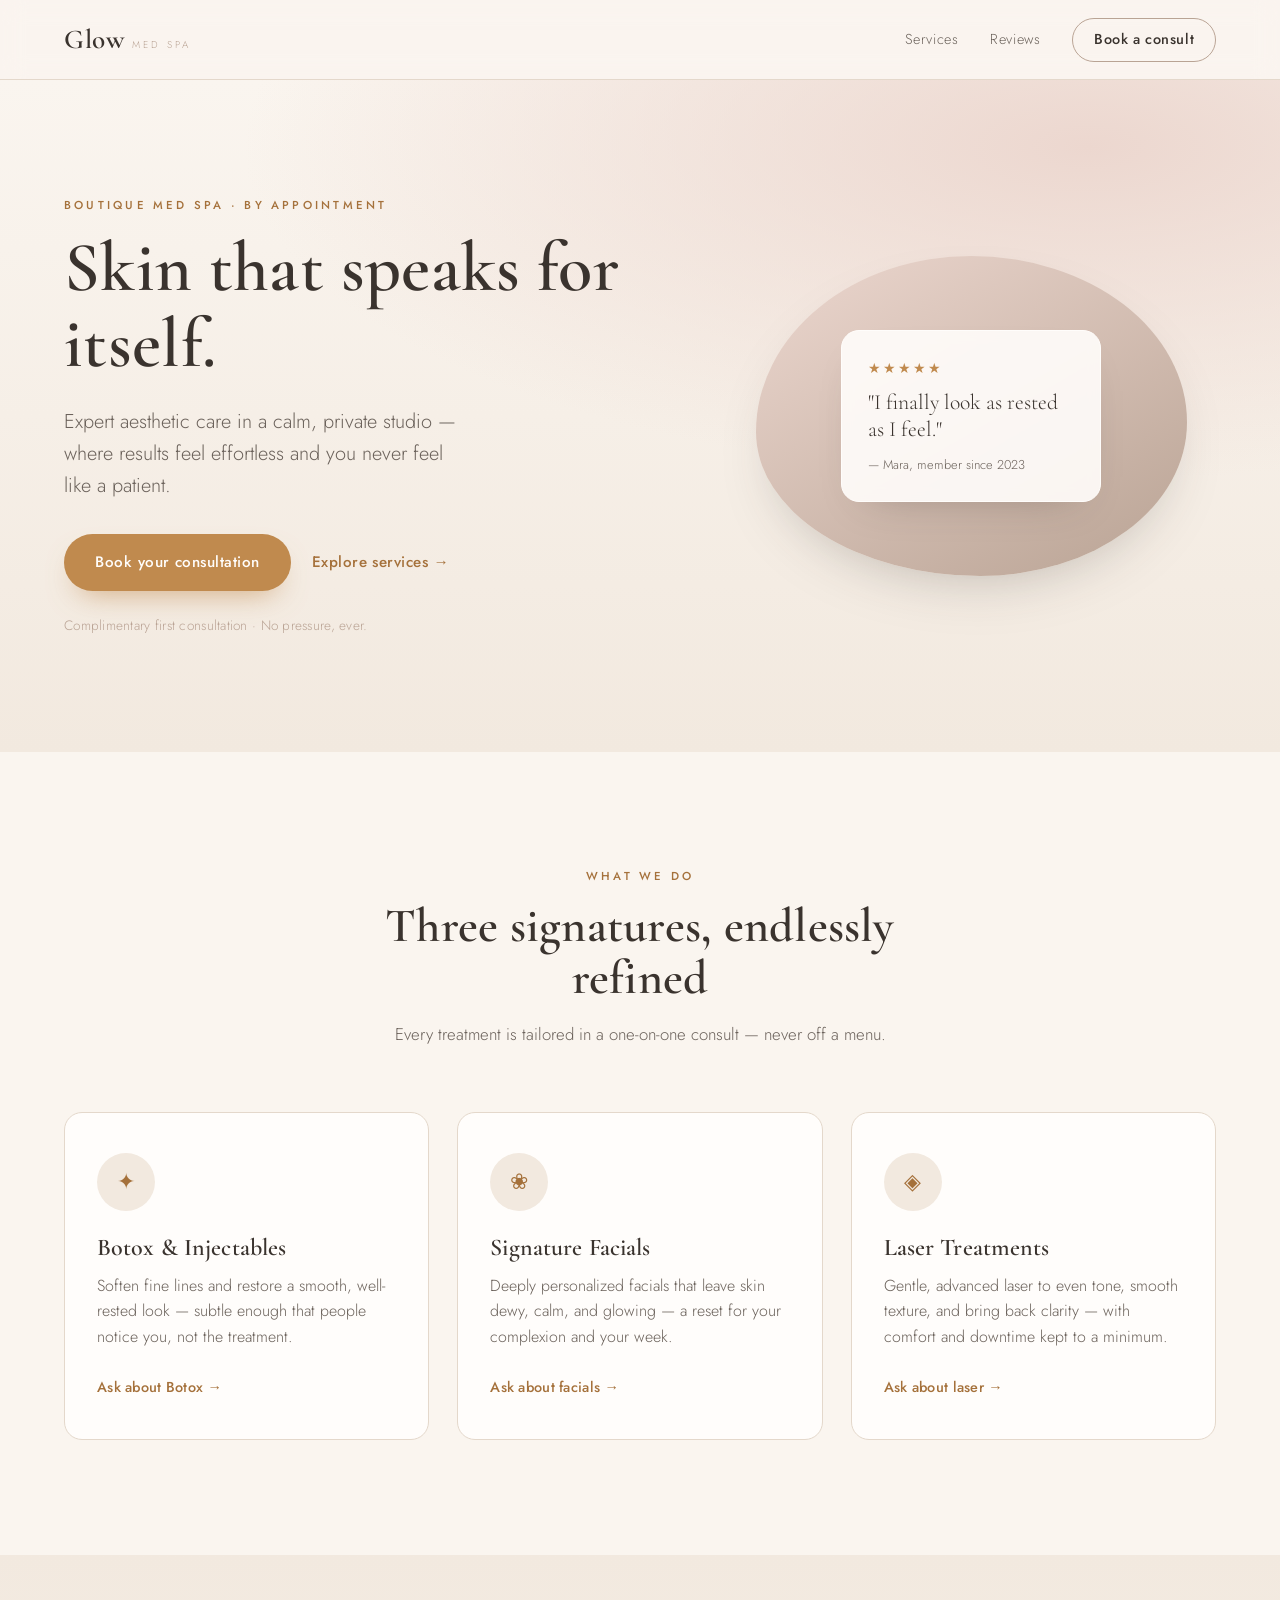
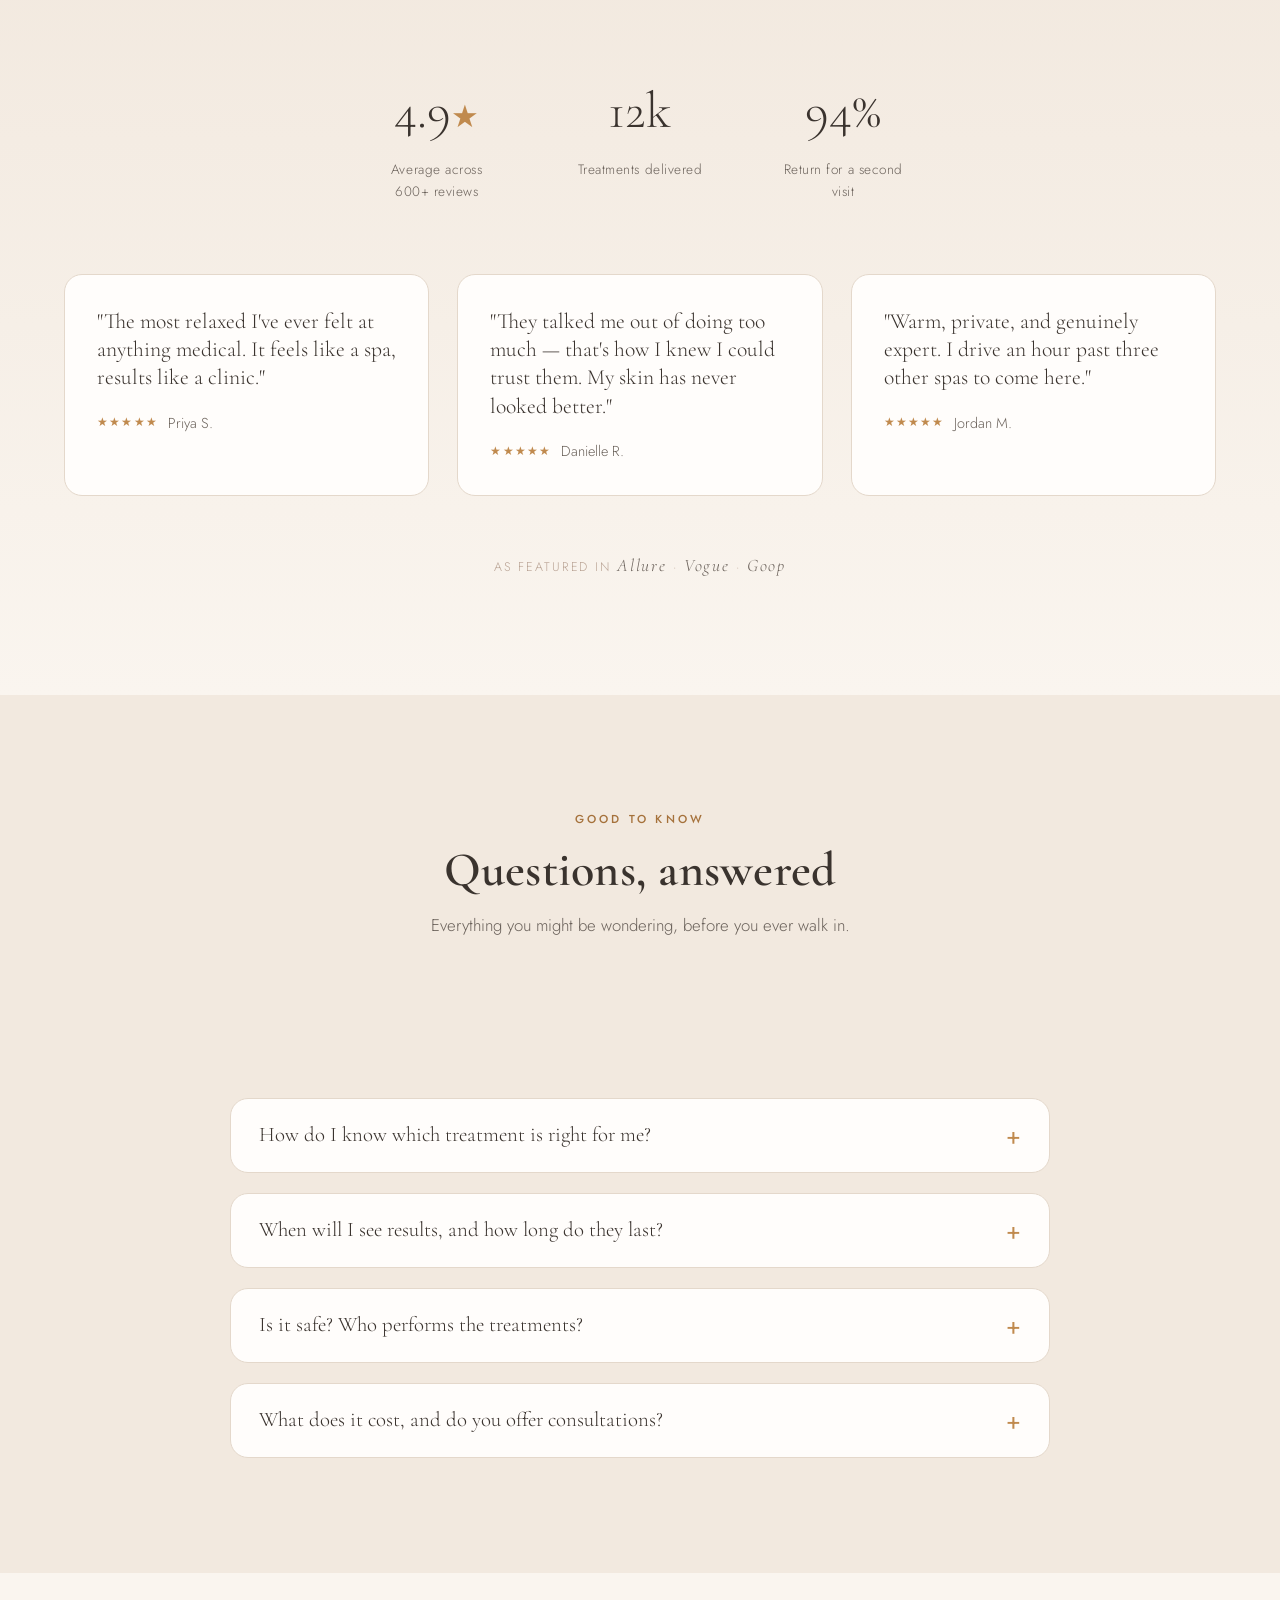
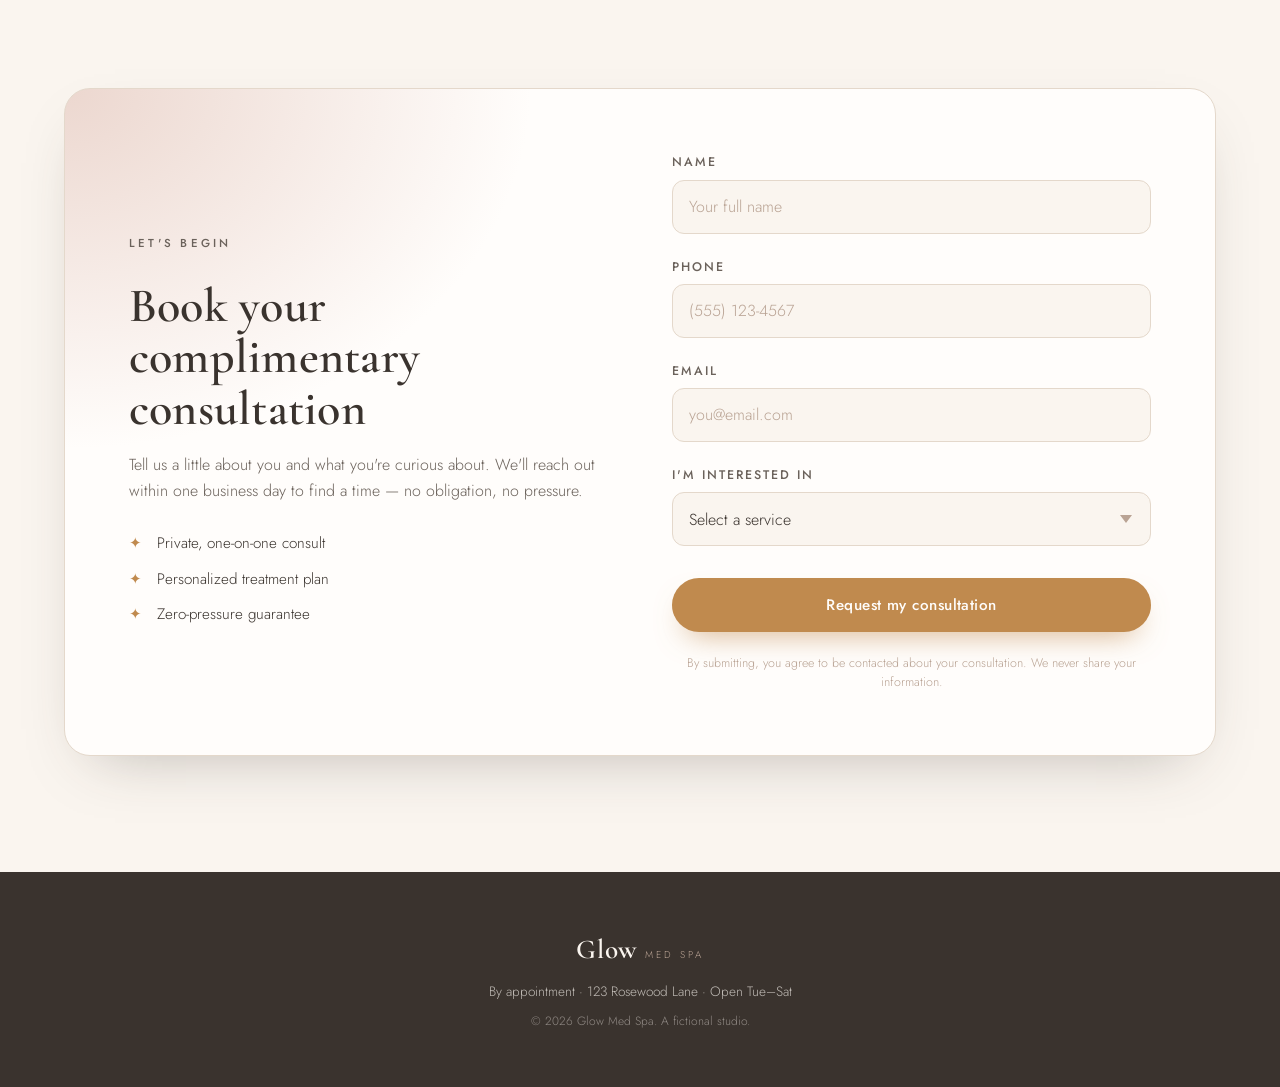
<file: index.html>
<!doctype html>
<html lang="en">
<head>
  <meta charset="utf-8" />
  <meta name="viewport" content="width=device-width, initial-scale=1" />
  <title>Glow — Boutique Med Spa</title>
  <meta name="description" content="Glow is a boutique med spa offering Botox, facials, and laser treatments in a warm, unhurried setting. Book your complimentary consultation." />
  <link rel="preconnect" href="https://fonts.googleapis.com" />
  <link rel="preconnect" href="https://fonts.gstatic.com" crossorigin />
  <link href="https://fonts.googleapis.com/css2?family=Cormorant+Garamond:wght@500;600&family=Jost:wght@300;400;500&display=swap" rel="stylesheet" />
  <link rel="stylesheet" href="styles.css" />
</head>
<body>
  <header class="site-header">
    <a class="brand" href="#top">
      <span class="brand-mark">Glow</span>
      <span class="brand-sub">med spa</span>
    </a>
    <nav class="site-nav">
      <a href="#services">Services</a>
      <a href="#testimonials">Reviews</a>
      <a class="btn btn-ghost" href="#book">Book a consult</a>
    </nav>
  </header>

  <main id="top">
    <!-- HERO -->
    <section class="hero">
      <div class="hero-copy reveal">
        <p class="eyebrow">Boutique med spa · By appointment</p>
        <h1>Skin that speaks for itself.</h1>
        <p class="lede">
          Expert aesthetic care in a calm, private studio — where results feel
          effortless and you never feel like a patient.
        </p>
        <div class="hero-actions">
          <a class="btn btn-primary" href="#book">Book your consultation</a>
          <a class="btn btn-text" href="#services">Explore services →</a>
        </div>
        <p class="hero-note">Complimentary first consultation · No pressure, ever.</p>
      </div>
      <div class="hero-art reveal" aria-hidden="true">
        <div class="hero-orb"></div>
        <div class="hero-card">
          <span class="hero-card-star">★★★★★</span>
          <p>"I finally look as rested as I feel."</p>
          <span class="hero-card-name">— Mara, member since 2023</span>
        </div>
      </div>
    </section>

    <!-- SERVICES -->
    <section class="services" id="services">
      <div class="section-head reveal">
        <p class="eyebrow">What we do</p>
        <h2>Three signatures, endlessly refined</h2>
        <p class="section-sub">Every treatment is tailored in a one-on-one consult — never off a menu.</p>
      </div>
      <div class="service-grid">
        <article class="service-card reveal">
          <div class="service-icon" aria-hidden="true">✦</div>
          <h3>Botox &amp; Injectables</h3>
          <p>Soften fine lines and restore a smooth, well-rested look — subtle enough that people notice you, not the treatment.</p>
          <a class="service-link" href="#book">Ask about Botox →</a>
        </article>
        <article class="service-card reveal">
          <div class="service-icon" aria-hidden="true">❀</div>
          <h3>Signature Facials</h3>
          <p>Deeply personalized facials that leave skin dewy, calm, and glowing — a reset for your complexion and your week.</p>
          <a class="service-link" href="#book">Ask about facials →</a>
        </article>
        <article class="service-card reveal">
          <div class="service-icon" aria-hidden="true">◈</div>
          <h3>Laser Treatments</h3>
          <p>Gentle, advanced laser to even tone, smooth texture, and bring back clarity — with comfort and downtime kept to a minimum.</p>
          <a class="service-link" href="#book">Ask about laser →</a>
        </article>
      </div>
    </section>

    <!-- SOCIAL PROOF -->
    <section class="social" id="testimonials">
      <div class="social-stats reveal">
        <div class="stat">
          <span class="stat-num">4.9<span class="stat-unit">★</span></span>
          <span class="stat-label">Average across 600+ reviews</span>
        </div>
        <div class="stat">
          <span class="stat-num">12k</span>
          <span class="stat-label">Treatments delivered</span>
        </div>
        <div class="stat">
          <span class="stat-num">94%</span>
          <span class="stat-label">Return for a second visit</span>
        </div>
      </div>
      <div class="testimonials">
        <figure class="quote reveal">
          <blockquote>"The most relaxed I've ever felt at anything medical. It feels like a spa, results like a clinic."</blockquote>
          <figcaption><span class="quote-star">★★★★★</span> Priya S.</figcaption>
        </figure>
        <figure class="quote reveal">
          <blockquote>"They talked me out of doing too much — that's how I knew I could trust them. My skin has never looked better."</blockquote>
          <figcaption><span class="quote-star">★★★★★</span> Danielle R.</figcaption>
        </figure>
        <figure class="quote reveal">
          <blockquote>"Warm, private, and genuinely expert. I drive an hour past three other spas to come here."</blockquote>
          <figcaption><span class="quote-star">★★★★★</span> Jordan M.</figcaption>
        </figure>
      </div>
      <p class="as-seen reveal">As featured in <em>Allure</em> · <em>Vogue</em> · <em>Goop</em></p>
    </section>

    <!-- FAQ -->
    <section class="faq" id="faq">
      <div class="section-head reveal">
        <p class="eyebrow">Good to know</p>
        <h2>Questions, answered</h2>
        <p class="section-sub">Everything you might be wondering, before you ever walk in.</p>
      </div>
      <div class="faq-list">
        <details class="faq-item reveal">
          <summary>Do the treatments hurt, or need downtime?<span class="faq-mark" aria-hidden="true">+</span></summary>
          <p>Most are comfortable and fit easily into your day. Botox is a few quick pinches with no downtime; facials are pure relaxation; and our laser treatments use numbing and cooling so you can head straight back to your routine. We'll walk you through exactly what to expect beforehand.</p>
        </details>
        <details class="faq-item reveal">
          <summary>How do I know which treatment is right for me?<span class="faq-mark" aria-hidden="true">+</span></summary>
          <p>That's exactly what your complimentary consultation is for. We listen first, look at your skin and your goals, and build a plan tailored to you — never a one-size-fits-all menu. Sometimes that means doing less than you expected.</p>
        </details>
        <details class="faq-item reveal">
          <summary>When will I see results, and how long do they last?<span class="faq-mark" aria-hidden="true">+</span></summary>
          <p>It depends on the treatment. Botox settles over three to seven days and lasts around three to four months; facials give an immediate glow that deepens with regular visits; and laser results build gradually over a series. We'll set clear, honest expectations so you're never guessing.</p>
        </details>
        <details class="faq-item reveal">
          <summary>Is it safe? Who performs the treatments?<span class="faq-mark" aria-hidden="true">+</span></summary>
          <p>Every treatment is performed by trained, licensed professionals in a private, meticulously clean studio. Your safety and comfort always come first — and we'll never recommend something that isn't right for you.</p>
        </details>
        <details class="faq-item reveal">
          <summary>What does it cost, and do you offer consultations?<span class="faq-mark" aria-hidden="true">+</span></summary>
          <p>Your first consultation is complimentary and completely no-pressure. Pricing depends on your personalized plan, and we'll walk you through everything transparently before you commit to anything. No surprises, ever.</p>
        </details>
      </div>
    </section>

    <!-- LEAD FORM -->
    <section class="book" id="book">
      <div class="book-inner reveal">
        <div class="book-copy">
          <p class="eyebrow">Let's begin</p>
          <h2>Book your complimentary consultation</h2>
          <p>Tell us a little about you and what you're curious about. We'll reach out within one business day to find a time — no obligation, no pressure.</p>
          <ul class="book-assurances">
            <li>Private, one-on-one consult</li>
            <li>Personalized treatment plan</li>
            <li>Zero-pressure guarantee</li>
          </ul>
        </div>

        <form class="lead-form" id="lead-form" novalidate>
          <div class="field">
            <label for="name">Name</label>
            <input id="name" name="name" type="text" autocomplete="name" placeholder="Your full name" required />
            <p class="error" data-error-for="name"></p>
          </div>

          <div class="field">
            <label for="phone">Phone</label>
            <input id="phone" name="phone" type="tel" autocomplete="tel" placeholder="(555) 123-4567" required />
            <p class="error" data-error-for="phone"></p>
          </div>

          <div class="field">
            <label for="email">Email</label>
            <input id="email" name="email" type="email" autocomplete="email" placeholder="you@email.com" required />
            <p class="error" data-error-for="email"></p>
          </div>

          <div class="field">
            <label for="service">I'm interested in</label>
            <select id="service" name="service" required>
              <option value="" disabled selected>Select a service</option>
              <option value="botox">Botox &amp; Injectables</option>
              <option value="facials">Signature Facials</option>
              <option value="laser">Laser Treatments</option>
              <option value="other">Something else / not sure yet</option>
            </select>
            <p class="error" data-error-for="service"></p>
          </div>

          <button class="btn btn-primary btn-block" type="submit">Request my consultation</button>
          <p class="form-fineprint">By submitting, you agree to be contacted about your consultation. We never share your information.</p>
        </form>

        <div class="form-success" id="form-success" hidden>
          <div class="success-mark" aria-hidden="true">✦</div>
          <h3>Thank you — you're on the list.</h3>
          <p id="success-detail">We'll reach out within one business day to find your perfect time.</p>
        </div>
      </div>
    </section>
  </main>

  <footer class="site-footer">
    <div class="brand">
      <span class="brand-mark">Glow</span>
      <span class="brand-sub">med spa</span>
    </div>
    <p>By appointment · 123 Rosewood Lane · Open Tue–Sat</p>
    <p class="fine">© 2026 Glow Med Spa. A fictional studio.</p>
  </footer>

  <script src="script.js"></script>
</body>
</html>
</file>
<file: styles.css>
/* ============================================================
   Glow Med Spa — design tokens
   Warm, premium, boutique. No clinical blue anywhere.
   ============================================================ */
:root {
  /* palette */
  --cream:        #faf5ef;   /* page background */
  --cream-deep:   #f2e9df;   /* alt sections */
  --blush:        #ecd7cf;   /* soft accent */
  --taupe:        #b9a394;   /* muted warm neutral */
  --gold:         #c08a4e;   /* primary CTA / accent */
  --gold-deep:    #a5713b;   /* CTA hover */
  --terracotta:   #bd7355;
  --charcoal:     #3a332e;   /* body text (warm, not black) */
  --charcoal-soft:#6b625b;   /* secondary text */
  --line:         #e4d8cb;   /* hairlines */
  --white:        #fffdfb;

  /* type */
  --serif: "Cormorant Garamond", Georgia, serif;
  --sans:  "Jost", -apple-system, BlinkMacSystemFont, "Segoe UI", sans-serif;

  /* form */
  --radius:   18px;
  --radius-sm:12px;
  --shadow-soft: 0 24px 60px -30px rgba(58, 51, 46, 0.35);
  --shadow-card: 0 18px 45px -28px rgba(58, 51, 46, 0.4);
  --ease: cubic-bezier(0.22, 1, 0.36, 1);
  --maxw: 1180px;
}

/* ---------- base ---------- */
* { box-sizing: border-box; }

html { scroll-behavior: smooth; }

body {
  margin: 0;
  font-family: var(--sans);
  font-weight: 300;
  color: var(--charcoal);
  background: var(--cream);
  line-height: 1.6;
  -webkit-font-smoothing: antialiased;
}

h1, h2, h3 {
  font-family: var(--serif);
  font-weight: 600;
  line-height: 1.08;
  letter-spacing: 0.005em;
  margin: 0;
  color: var(--charcoal);
}

h1 { font-size: clamp(2.6rem, 6vw, 4.4rem); }
h2 { font-size: clamp(2rem, 4vw, 3rem); }
h3 { font-size: 1.5rem; }

p { margin: 0; }

a { color: inherit; text-decoration: none; }

.eyebrow {
  font-family: var(--sans);
  text-transform: uppercase;
  letter-spacing: 0.28em;
  font-size: 0.72rem;
  font-weight: 500;
  color: var(--gold-deep);
  margin-bottom: 1rem;
}

section { padding: clamp(4rem, 9vw, 7.5rem) clamp(1.5rem, 5vw, 4rem); }

/* ---------- buttons ---------- */
.btn {
  display: inline-flex;
  align-items: center;
  justify-content: center;
  gap: 0.5rem;
  font-family: var(--sans);
  font-weight: 500;
  font-size: 0.95rem;
  letter-spacing: 0.03em;
  padding: 0.95rem 1.9rem;
  border-radius: 999px;
  border: 1px solid transparent;
  cursor: pointer;
  transition: transform 0.3s var(--ease), background 0.3s var(--ease),
              color 0.3s var(--ease), box-shadow 0.3s var(--ease);
}
.btn-primary {
  background: var(--gold);
  color: var(--white);
  box-shadow: 0 14px 30px -14px rgba(192, 138, 78, 0.75);
}
.btn-primary:hover { background: var(--gold-deep); transform: translateY(-2px); }
.btn-ghost {
  border-color: var(--taupe);
  color: var(--charcoal);
  padding: 0.6rem 1.3rem;
}
.btn-ghost:hover { background: var(--charcoal); color: var(--cream); border-color: var(--charcoal); }
.btn-text { color: var(--gold-deep); padding: 0.95rem 0.5rem; }
.btn-text:hover { color: var(--charcoal); }
.btn-block { width: 100%; margin-top: 0.5rem; }

/* ---------- header ---------- */
.site-header {
  position: sticky;
  top: 0;
  z-index: 50;
  display: flex;
  align-items: center;
  justify-content: space-between;
  padding: 1.1rem clamp(1.5rem, 5vw, 4rem);
  background: rgba(250, 245, 239, 0.82);
  backdrop-filter: blur(12px);
  border-bottom: 1px solid var(--line);
}
.brand { display: flex; align-items: baseline; gap: 0.5rem; }
.brand-mark {
  font-family: var(--serif);
  font-size: 1.7rem;
  font-weight: 600;
  letter-spacing: 0.02em;
}
.brand-sub {
  text-transform: uppercase;
  letter-spacing: 0.3em;
  font-size: 0.62rem;
  color: var(--taupe);
}
.site-nav { display: flex; align-items: center; gap: 2rem; }
.site-nav a { font-size: 0.9rem; letter-spacing: 0.04em; color: var(--charcoal-soft); }
.site-nav a:hover { color: var(--charcoal); }
.site-nav .btn-ghost { color: var(--charcoal); }

/* ---------- hero ---------- */
.hero {
  display: grid;
  grid-template-columns: 1.1fr 0.9fr;
  gap: clamp(2rem, 5vw, 5rem);
  align-items: center;
  background:
    radial-gradient(120% 90% at 85% 10%, var(--blush) 0%, transparent 55%),
    linear-gradient(180deg, var(--cream) 0%, var(--cream-deep) 100%);
}
.lede {
  font-size: clamp(1.05rem, 1.6vw, 1.25rem);
  color: var(--charcoal-soft);
  max-width: 34ch;
  margin: 1.5rem 0 2rem;
}
.hero-actions { display: flex; align-items: center; gap: 0.75rem; flex-wrap: wrap; }
.hero-note { margin-top: 1.5rem; font-size: 0.85rem; color: var(--taupe); letter-spacing: 0.02em; }

.hero-art { position: relative; min-height: 380px; display: grid; place-items: center; }
.hero-orb {
  position: absolute;
  inset: 8% 6%;
  border-radius: 50% 50% 48% 52% / 55% 52% 48% 45%;
  background: linear-gradient(150deg, var(--blush), var(--taupe));
  box-shadow: var(--shadow-soft);
  animation: float 9s ease-in-out infinite;
}
.hero-card {
  position: relative;
  background: rgba(255, 253, 251, 0.9);
  backdrop-filter: blur(6px);
  border: 1px solid var(--white);
  border-radius: var(--radius);
  padding: 1.5rem 1.6rem;
  max-width: 260px;
  box-shadow: var(--shadow-card);
}
.hero-card-star { color: var(--gold); letter-spacing: 0.15em; font-size: 0.9rem; }
.hero-card p { font-family: var(--serif); font-size: 1.35rem; line-height: 1.25; margin: 0.5rem 0; }
.hero-card-name { font-size: 0.8rem; color: var(--charcoal-soft); }

@keyframes float {
  0%, 100% { transform: translateY(0) rotate(0deg); }
  50%      { transform: translateY(-16px) rotate(-2deg); }
}

/* ---------- section heads ---------- */
.section-head { text-align: center; max-width: 620px; margin: 0 auto clamp(2.5rem, 5vw, 4rem); }
.section-sub { color: var(--charcoal-soft); margin-top: 1rem; font-size: 1.05rem; }

/* ---------- services ---------- */
.services { background: var(--cream); }
.service-grid {
  display: grid;
  grid-template-columns: repeat(3, 1fr);
  gap: 1.75rem;
  max-width: var(--maxw);
  margin: 0 auto;
}
.service-card {
  background: var(--white);
  border: 1px solid var(--line);
  border-radius: var(--radius);
  padding: 2.5rem 2rem;
  transition: transform 0.4s var(--ease), box-shadow 0.4s var(--ease);
}
.service-card:hover { transform: translateY(-6px); box-shadow: var(--shadow-card); }
.service-icon {
  width: 58px; height: 58px;
  display: grid; place-items: center;
  border-radius: 50%;
  background: var(--cream-deep);
  color: var(--gold-deep);
  font-size: 1.4rem;
  margin-bottom: 1.5rem;
}
.service-card h3 { margin-bottom: 0.75rem; }
.service-card p { color: var(--charcoal-soft); margin-bottom: 1.5rem; }
.service-link { color: var(--gold-deep); font-weight: 500; font-size: 0.9rem; letter-spacing: 0.02em; }
.service-link:hover { color: var(--charcoal); }

/* ---------- social proof ---------- */
.social { background: linear-gradient(180deg, var(--cream-deep), var(--cream)); }
.social-stats {
  display: flex;
  justify-content: center;
  gap: clamp(2rem, 6vw, 5rem);
  flex-wrap: wrap;
  max-width: var(--maxw);
  margin: 0 auto clamp(3rem, 6vw, 4.5rem);
  text-align: center;
}
.stat { display: flex; flex-direction: column; gap: 0.4rem; }
.stat-num { font-family: var(--serif); font-size: clamp(2.4rem, 4vw, 3.2rem); color: var(--charcoal); }
.stat-unit { color: var(--gold); font-size: 0.6em; }
.stat-label { font-size: 0.85rem; letter-spacing: 0.04em; color: var(--charcoal-soft); max-width: 16ch; }
.testimonials {
  display: grid;
  grid-template-columns: repeat(3, 1fr);
  gap: 1.75rem;
  max-width: var(--maxw);
  margin: 0 auto;
}
.quote {
  background: var(--white);
  border: 1px solid var(--line);
  border-radius: var(--radius);
  padding: 2rem;
  margin: 0;
}
.quote blockquote {
  margin: 0 0 1.25rem;
  font-family: var(--serif);
  font-size: 1.35rem;
  line-height: 1.3;
  color: var(--charcoal);
}
.quote figcaption { font-size: 0.9rem; color: var(--charcoal-soft); display: flex; align-items: center; gap: 0.6rem; }
.quote-star { color: var(--gold); letter-spacing: 0.1em; font-size: 0.75rem; }
.as-seen {
  text-align: center;
  margin-top: clamp(2.5rem, 5vw, 3.5rem);
  letter-spacing: 0.15em;
  text-transform: uppercase;
  font-size: 0.78rem;
  color: var(--taupe);
}
.as-seen em { font-style: italic; font-family: var(--serif); text-transform: none; font-size: 1.1rem; color: var(--charcoal-soft); }

/* ---------- faq ---------- */
.faq { background: var(--cream-deep); }
.faq-list { max-width: 820px; margin: 0 auto; display: grid; gap: 1.25rem; }
.faq-item {
  background: var(--white);
  border: 1px solid var(--line);
  border-radius: var(--radius);
  padding: 1.5rem 1.75rem;
  transition: box-shadow 0.4s var(--ease);
}
.faq-item:hover { box-shadow: var(--shadow-card); }
.faq-item summary {
  display: flex;
  align-items: center;
  justify-content: space-between;
  gap: 1rem;
  cursor: pointer;
  list-style: none;
  font-family: var(--serif);
  font-size: 1.3rem;
  line-height: 1.2;
  color: var(--charcoal);
}
.faq-item summary::-webkit-details-marker { display: none; }
.faq-item summary:focus-visible { outline: 2px solid var(--gold); outline-offset: 4px; border-radius: 4px; }
.faq-mark {
  flex: none;
  font-family: var(--sans);
  font-weight: 400;
  font-size: 1.5rem;
  line-height: 1;
  color: var(--gold);
  transition: transform 0.3s var(--ease);
}
.faq-item[open] .faq-mark { transform: rotate(45deg); }
.faq-item p { margin-top: 1rem; color: var(--charcoal-soft); }

/* ---------- lead form ---------- */
.book { background: var(--cream); }
.book-inner {
  display: grid;
  grid-template-columns: 1fr 1fr;
  gap: clamp(2rem, 5vw, 4.5rem);
  align-items: center;
  max-width: var(--maxw);
  margin: 0 auto;
  background:
    radial-gradient(90% 120% at 0% 0%, var(--blush) 0%, transparent 45%),
    var(--white);
  border: 1px solid var(--line);
  border-radius: calc(var(--radius) + 8px);
  padding: clamp(2.5rem, 5vw, 4rem);
  box-shadow: var(--shadow-soft);
  position: relative;
}
.book-copy p { color: var(--charcoal-soft); margin: 1rem 0 1.75rem; }
.book-assurances { list-style: none; padding: 0; margin: 0; display: grid; gap: 0.7rem; }
.book-assurances li { position: relative; padding-left: 1.75rem; font-size: 0.95rem; }
.book-assurances li::before {
  content: "✦";
  position: absolute; left: 0;
  color: var(--gold);
}

.lead-form { display: grid; gap: 1.1rem; }
.field { display: grid; gap: 0.4rem; }
.field label {
  font-size: 0.78rem;
  text-transform: uppercase;
  letter-spacing: 0.16em;
  color: var(--charcoal-soft);
  font-weight: 500;
}
.field input, .field select {
  font-family: var(--sans);
  font-size: 1rem;
  font-weight: 300;
  color: var(--charcoal);
  background: var(--cream);
  border: 1px solid var(--line);
  border-radius: var(--radius-sm);
  padding: 0.9rem 1rem;
  transition: border-color 0.25s var(--ease), box-shadow 0.25s var(--ease), background 0.25s var(--ease);
  appearance: none;
}
.field select { cursor: pointer; background-image: url("data:image/svg+xml,%3Csvg xmlns='http://www.w3.org/2000/svg' width='12' height='8' viewBox='0 0 12 8'%3E%3Cpath fill='%23b9a394' d='M6 8L0 0h12z'/%3E%3C/svg%3E"); background-repeat: no-repeat; background-position: right 1.1rem center; }
.field input::placeholder { color: var(--taupe); }
.field input:focus, .field select:focus {
  outline: none;
  border-color: var(--gold);
  background: var(--white);
  box-shadow: 0 0 0 4px rgba(192, 138, 78, 0.14);
}
.field.invalid input, .field.invalid select { border-color: var(--terracotta); }
.error { min-height: 0; font-size: 0.8rem; color: var(--terracotta); margin: 0; }
.form-fineprint { font-size: 0.78rem; color: var(--taupe); text-align: center; line-height: 1.5; margin-top: 0.25rem; }

/* success state */
.form-success { text-align: center; padding: 2rem 1rem; }
.success-mark {
  width: 68px; height: 68px; margin: 0 auto 1.25rem;
  display: grid; place-items: center;
  border-radius: 50%;
  background: var(--cream-deep);
  color: var(--gold);
  font-size: 1.8rem;
  animation: pop 0.5s var(--ease);
}
.form-success h3 { margin-bottom: 0.6rem; }
.form-success p { color: var(--charcoal-soft); }
@keyframes pop { 0% { transform: scale(0.6); opacity: 0; } 100% { transform: scale(1); opacity: 1; } }

/* ---------- footer ---------- */
.site-footer {
  text-align: center;
  padding: 3.5rem 1.5rem;
  background: var(--charcoal);
  color: var(--cream);
  display: grid;
  gap: 0.6rem;
  justify-items: center;
}
.site-footer .brand-sub { color: var(--taupe); }
.site-footer p { font-size: 0.85rem; color: rgba(250, 245, 239, 0.7); }
.site-footer .fine { font-size: 0.75rem; color: rgba(250, 245, 239, 0.45); }

/* ---------- reveal on scroll ---------- */
.reveal { opacity: 0; transform: translateY(24px); transition: opacity 0.8s var(--ease), transform 0.8s var(--ease); }
.reveal.in { opacity: 1; transform: none; }

/* ---------- responsive ---------- */
@media (max-width: 880px) {
  .hero { grid-template-columns: 1fr; }
  .hero-art { min-height: 300px; order: -1; }
  .service-grid, .testimonials { grid-template-columns: 1fr; }
  .book-inner { grid-template-columns: 1fr; }
}
@media (max-width: 620px) {
  .site-nav a:not(.btn) { display: none; }
}
@media (prefers-reduced-motion: reduce) {
  .reveal { opacity: 1; transform: none; transition: none; }
  .hero-orb { animation: none; }
  .faq-mark { transition: none; }
  html { scroll-behavior: auto; }
}
</file>
